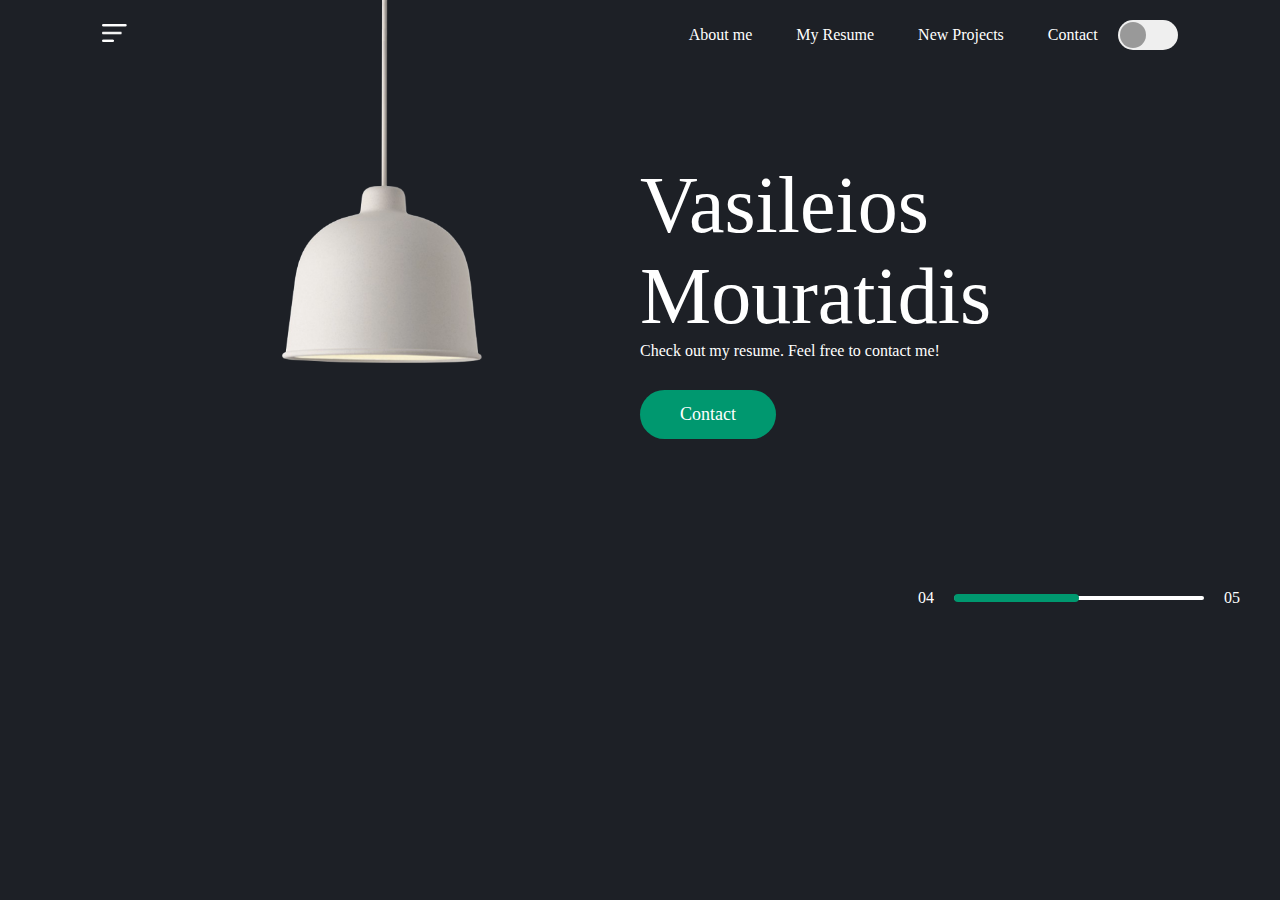
<file: index.html>
<!DOCTYPE html>
<html>
<head>
	<meta name="viewport" content="width=device-width, intial-sca;e=1.0">
	<title>Homepage</title>
	<link rel="stylesheet" type="text/css" href="stylesheet.css">
</head>
<body>
	<div class="hero"> <!-- menu starts -->
		<nav>
			<a href="index.html">
			<img src="./images/menu.png" class="menu-img">
			</a>
			<ul>
				<li><a href="aboutme.html">About me</a></li>
				<li><a href="myresume.html">My Resume</a></li>
				<li><a href="newprojects.html">New Projects</a></li>
				<li><a href="contact.html">Contact</a></li>	
			</ul>
			<button type="button" onclick="toggleBtn()" id="btn"><span></span></button>
		</nav>


		<div class="lamp-container">
			<img src="./images/lamp.png" class="lamp">
			<img src="./images/light.png" class="light" id="light">


		</div> <!-- menu ends -->

		<div class="text-container">
			<h1>Vasileios<br> Mouratidis</h1>
			<p>Check out my resume. Feel free to contact me!</p>
			<a href="contact.html">Contact</a>
			<div class="control">
				<p>04</p>
				<div class="line"><span></span></div>
				<p>05</p>
				
			</div>


		</div>





	 </div>
<script>
	var btn = document.getElementById("btn");
	var light = document.getElementById("light");


	function toggleBtn(){
		btn.classList.toggle("active");
		light.classList.toggle("on");
	}

</script>


</body>
</html>
</file>
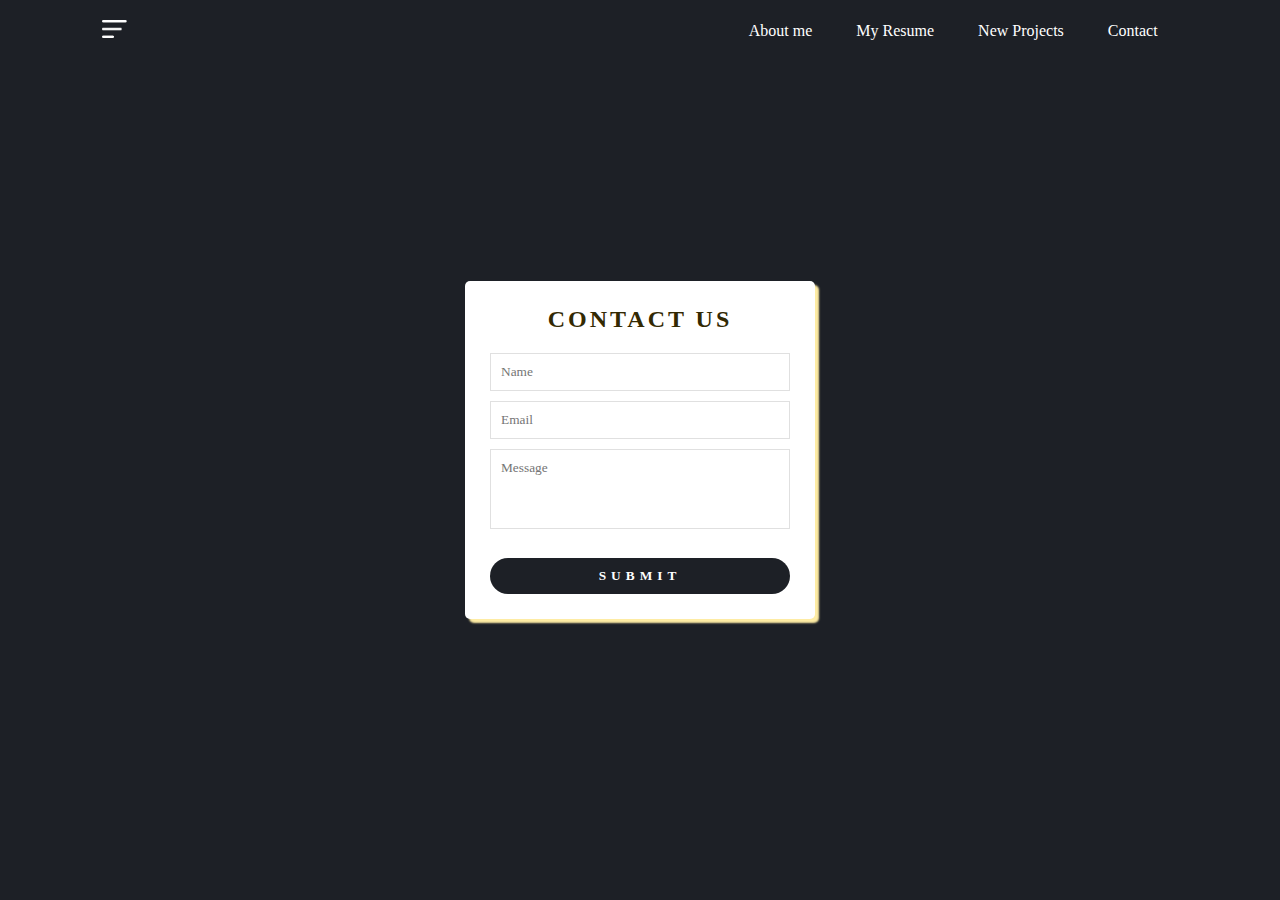
<file: contact.html>
<!DOCTYPE html>
<html>
<head>
    <meta charset="utf-8">
    <meta name="viewport" content="width=device-width, initial-scale=1">
    <title>Contact us</title>
    <link rel="stylesheet" type="text/css" href="style.css">
</head>
<body>

    <div class="hero"> <!-- menu starts -->
        <nav>
            <a href="index.html">
            <img src="./images/menu.png" class="menu-img">
            </a>

            <ul>
                <li><a href="aboutme.html">About me</a></li>
                <li><a href="">My Resume</a></li>
                <li><a href="contact.html">New Projects</a></li>
                <li><a href="contact.html">Contact</a></li> 
            </ul>
        </nav>



<div class="wrapper">
  <h2>Contact us</h2>
  <div id="error_message">
     
  </div>
  <form action="" id="myform" onsubmit = "return validate();">
    <div class="input_field">
        <input type="text" placeholder="Name" id="name">
    </div>
   <!--<div class="input_field">
        <input type="text" placeholder="Subject" id="subject">
    </div>
    <div class="input_field">
        <input type="text" placeholder="Phone" id="phone">
    </div>-->
    <div class="input_field">
        <input type="text" placeholder="Email" id="email">
    </div>
    <div class="input_field">
        <textarea placeholder="Message" id="message"></textarea>
    </div>
   
 <div class="btn">
        <input type="submit">
    </div>


  </form>


</div>

 <script src="index.js"></script>
</body>

</html>
</file>
<file: stylesheet.css>
*{
	margin: 0;
	padding: 0;
	font-family: 'poppins', 'sans-serif';
	box-sizing: border-box;
}

.hero{

	background: #1d2026;
	min-height: 100vh;
	width: 100%;
	color: #fff;
	position: relative; 

}

nav{
	display: flex;
	align-items: center;
	padding: 20px 8%;
}
nav .menu-img{
	width: 25px;
	margin-right: 20px;
	cursor: pointer;
}

nav .logo {
	width: 160px;
	cursor: pointer;
}
nav ul{
	flex: 1;
	text-align: right;
}
nav ul li{
	display: inline-block;
	list-style: none;
	margin: 0 20px;
}

nav ul li a{
	text-decoration: none;
	color: #fff;
}
button{
	background: #efefef;
	height: 30px;
	width: 60px;
	border-radius: 20px;
	border: 0;
	outline: 0;
	cursor: pointer;
	transition: background 0.5s;  /*gia na pigainei pio arga o diakoptis*/
}
button span{
	display: block;
	background: #999;
	height: 26px;
	width: 26px;
	border-radius: 50%;
	margin-left: 2px;
	transition: background 0.5s, margin-left 0.5s; /*gia na pigainei pio arga o diakoptis*/

}
.lamp-container {
	position: absolute;
	top: -20px;
	left: 22%;
	width: 200px;

}

.lamp{
	width: 100%;
}

.light{
	position: absolute;
	top: 97%;
	left: 50%;
	transform: translateX(-50%);
	width: 700px;
	margin-left: -10px;
	opacity: 0;
	transition: opacity 0.5s; /* gia na anavei kai svinei to fos me to diakopti*/

}

.text-container{
	max-width: 600px;
	margin-top: 7%;
	margin-left: 50%;

}
.text-container h1{
	font-size: 80px;
	font-weight: 400;

}

.text-container a{
	text-decoration: none;
	background: #00986f;
	padding: 14px 40px;
	display: inline-block;
	color: #fff;
	font-size: 18px;
	margin-top: 30px;
	border-radius: 30px;

}
.control{
	display: flex;
	align-items: center;
	justify-content: flex-end;
	margin-top: 150px;
}

.control .line{
	width: 250px;
	height: 4px;
	background: #fff;
	margin: 0 20px;
	border-radius: 2px;
}
.control .line span{
	width: 50%;
	height: 8px;
	margin-top: -2px;
	border-radius: 4px;
	background: #00986f;
	display: block;
}

.active{
	background: green;

}

.active span{   /* gia na pigainei deksia kai aristera o diakoptis*/
	background: #fff;
	margin-left: 31px;
}

.on{
	opacity: 1;
}

/** aboutme**/ 

.column {
  float: left;
  width: 50%;
  padding: 0px;
  height: 710px; /* Should be removed. Only for demonstration */
}



.row:after {
  content: "";
  display: table;
  clear: both;
}




</style>
</file>
<file: style.css>
@import url('https://fonts.googleapis.com/css?family=Josefin+Sans');

*{
  margin: 0;
  padding: 0;
  box-sizing: border-box;
  outline: none;
  font-family: 'poppins', 'sans-serif';
}

body{
  background: #1d2026;
}

.hero{

  background: #1d2026;
  min-height: 100vh;
  width: 100%;
  color: #fff;
  position: relative; 

}

nav{
  display: flex;
  align-items: center;
  padding: 20px 8%;
}
nav .menu-img{
  width: 25px;
  margin-right: 20px;
  cursor: pointer;
}

nav .logo {
  width: 160px;
  cursor: pointer;
}

nav ul{
  flex: 1;
  text-align: right;
}
nav ul li{
  display: inline-block;
  list-style: none;
  margin: 0 20px;
}

nav ul li a{
  text-decoration: none;
  color: #fff;
}



.wrapper{
  position: absolute;
  top: 50%;
  left: 50%;
  transform: translate(-50%,-50%);
  max-width: 350px;
  width: 100%;
  background: #fff;
  padding: 25px;
  border-radius: 5px;
  box-shadow: 4px 4px 2px rgba(254,236,164,1); 
}

.wrapper h2{
  text-align: center;
  margin-bottom: 20px;
  text-transform: uppercase;
  letter-spacing: 3px;
  color: #332902;
}

.wrapper .input_field{
  margin-bottom: 10px;
}

.wrapper .input_field input[type="text"],
.wrapper textarea{
  border: 1px solid #e0e0e0;
  width: 100%;
  padding: 10px;
}

.wrapper textarea{
  resize: none;
  height: 80px;
}

.wrapper .btn input[type="submit"]{
  border: 0px;
  margin-top: 15px;
  padding: 10px;
  text-align: center;
  width: 100%;
  background: #1d2026;
  color: #fff;
  text-transform: uppercase;
  letter-spacing: 5px;
  font-weight: bold;
  border-radius: 25px;
  cursor: pointer;
}

#error_message{
  margin-bottom: 20px;
  background: #fe8b8e;
  padding: 0px;
  text-align: center;
  font-size: 14px;
  transition: all 0.5s ease;
}

.thank-you {
  padding: 40px;
  font-size: 32px;
  text-align: center;
}
</file>
